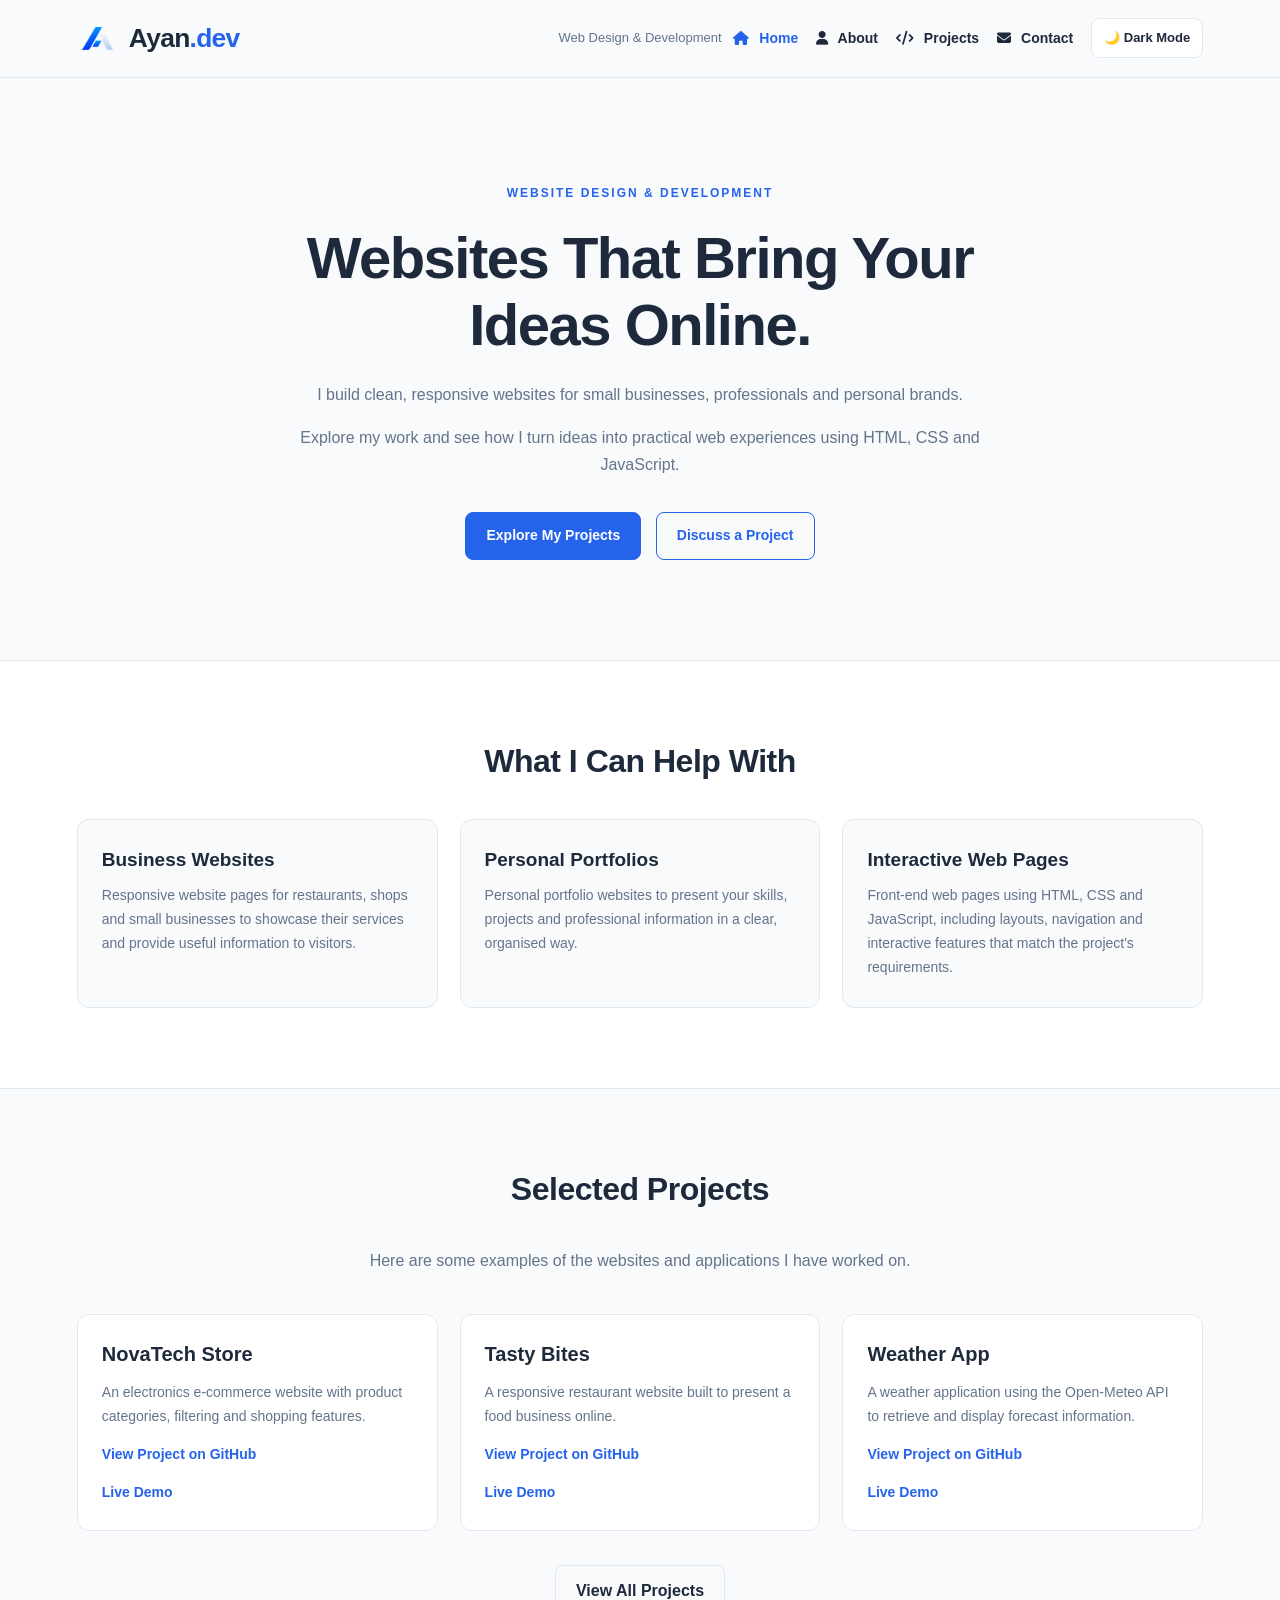
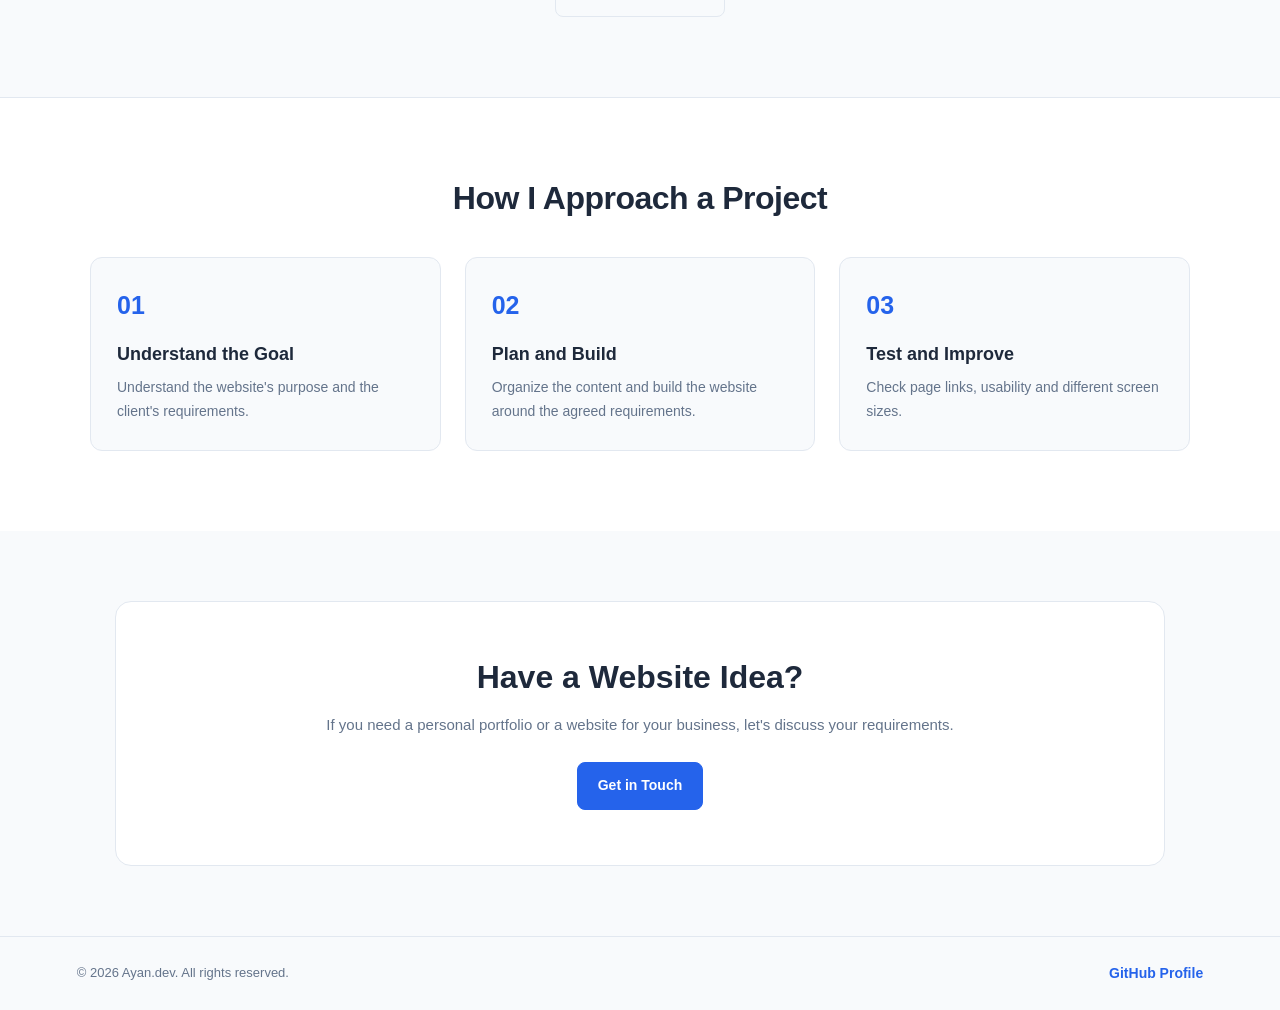
<file: index.html>
<!DOCTYPE html>
<html lang="en">

<head>
    <meta charset="UTF-8">
    <meta name="viewport" content="width=device-width, initial-scale=1.0">
    <meta name="description"
        content="Ayan.dev builds clean, responsive websites for small businesses and personal brands.">
    <title>Ayan.dev | Websites for Businesses & Personal Brands</title>
    <link rel="stylesheet" href="style.css">
    <link rel="stylesheet" href="https://cdnjs.cloudflare.com/ajax/libs/font-awesome/6.7.2/css/all.min.css">
    <link rel="icon" type="image/png" href="favicon.png">
</head>

<body>

    <header>

        <a href="index.html" class="brand">
            <img src="favicon.png" alt="Ayan.dev logo">
            <span class="brand-name">Ayan<span class="brand-dev">.dev</span></span>
        </a>

        <p>Web Design & Development</p>

        <nav aria-label="Main navigation">
            <a href="index.html" aria-current="page">
                <i class="fa-solid fa-house" aria-hidden="true"></i>
                Home
            </a>

            <a href="about.html">
                <i class="fa-solid fa-user" aria-hidden="true"></i>
                About
            </a>

            <a href="project.html">
                <i class="fa-solid fa-code" aria-hidden="true"></i>
                Projects
            </a>

            <a href="contact.html">
                <i class="fa-solid fa-envelope" aria-hidden="true"></i>
                Contact
            </a>
            <button id="theme-toggle" type="button">
                🌙 Dark Mode
            </button>
        </nav>

    </header>


    <main>
        <section id="hero">
            <p>WEBSITE DESIGN & DEVELOPMENT</p>
            <h2>Websites That Bring Your Ideas Online.</h2>

            <p>
                I build clean, responsive websites for small businesses,
                professionals and personal brands.
            </p>

            <p>
                Explore my work and see how I turn ideas into practical
                web experiences using HTML, CSS and JavaScript.
            </p>

            <a href="project.html">Explore My Projects</a>
            <a href="contact.html">Discuss a Project</a>
        </section>

        <section id="services">
            <h2>What I Can Help With</h2>


            <article>
                <h3>Business Websites</h3>
                <p>
                    Responsive website pages for restaurants, shops and
                    small businesses to showcase their services and
                    provide useful information to visitors.
                </p>
            </article>

            <article>
                <h3>Personal Portfolios</h3>
                <p>
                    Personal portfolio websites to present your skills,
                    projects and professional information in a clear,
                    organised way.
                </p>
            </article>

            <article>
                <h3>Interactive Web Pages</h3>
                <p>
                    Front-end web pages using HTML, CSS and JavaScript,
                    including layouts, navigation and interactive
                    features that match the project's requirements.
                </p>
            </article>

        </section>

        <section id="featured-projects">
            <h2>Selected Projects</h2>
            <p>
                Here are some examples of the websites and applications
                I have worked on.
            </p>

            <article>
                <h3>NovaTech Store</h3>
                <p>
                    An electronics e-commerce website with product
                    categories, filtering and shopping features.
                </p>
                <a href="https://github.com/ayandev-developer/novatech-store" target="_blank" rel="noopener noreferrer">
                    View Project on GitHub
                </a>
                <a href="https://ayandev-developer.github.io/novatech-store/" target="_blank" rel="noopener noreferrer">
                    Live Demo
                </a>
            </article>

            <article>
                <h3>Tasty Bites</h3>
                <p>
                    A responsive restaurant website built to present
                    a food business online.
                </p>
                <a href="https://github.com/ayandev-developer/tasty-bites" target="_blank" rel="noopener noreferrer">
                    View Project on GitHub
                </a>
                <a href="https://ayandev-developer.github.io/tasty-bites/" target="_blank" rel="noopener noreferrer">
                    Live Demo
                </a>
            </article>

            <article>
                <h3>Weather App</h3>
                <p>
                    A weather application using the Open-Meteo API
                    to retrieve and display forecast information.
                </p>
                <a href="https://github.com/ayandev-developer/weather-app" target="_blank" rel="noopener noreferrer">
                    View Project on GitHub
                </a>
                <a href="https://ayandev-developer.github.io/weather-app/" target="_blank" rel="noopener noreferrer">
                    Live Demo
                </a>
            </article>

            <p><a href="project.html">View All Projects</a></p>
        </section>

        <section id="process">
            <h2>How I Approach a Project</h2>

            <ol>
                <li>
                    <h3>Understand the Goal</h3>
                    <p>Understand the website's purpose and the client's requirements.</p>
                </li>
                <li>
                    <h3>Plan and Build</h3>
                    <p>Organize the content and build the website around the agreed requirements.</p>
                </li>
                <li>
                    <h3>Test and Improve</h3>
                    <p>Check page links, usability and different screen sizes.</p>
                </li>
            </ol>
        </section>

        <section id="contact-cta">
            <h2>Have a Website Idea?</h2>
            <p>
                If you need a personal portfolio or a website for your
                business, let's discuss your requirements.
            </p>
            <a href="contact.html">Get in Touch</a>
        </section>
    </main>

    <footer>
        <p>&copy; 2026 Ayan.dev. All rights reserved.</p>
        <a href="https://github.com/ayandev-developer" target="_blank" rel="noopener noreferrer">
            GitHub Profile
        </a>
    </footer>

    <script src="script.js"></script>
</body>

</html>
</file>
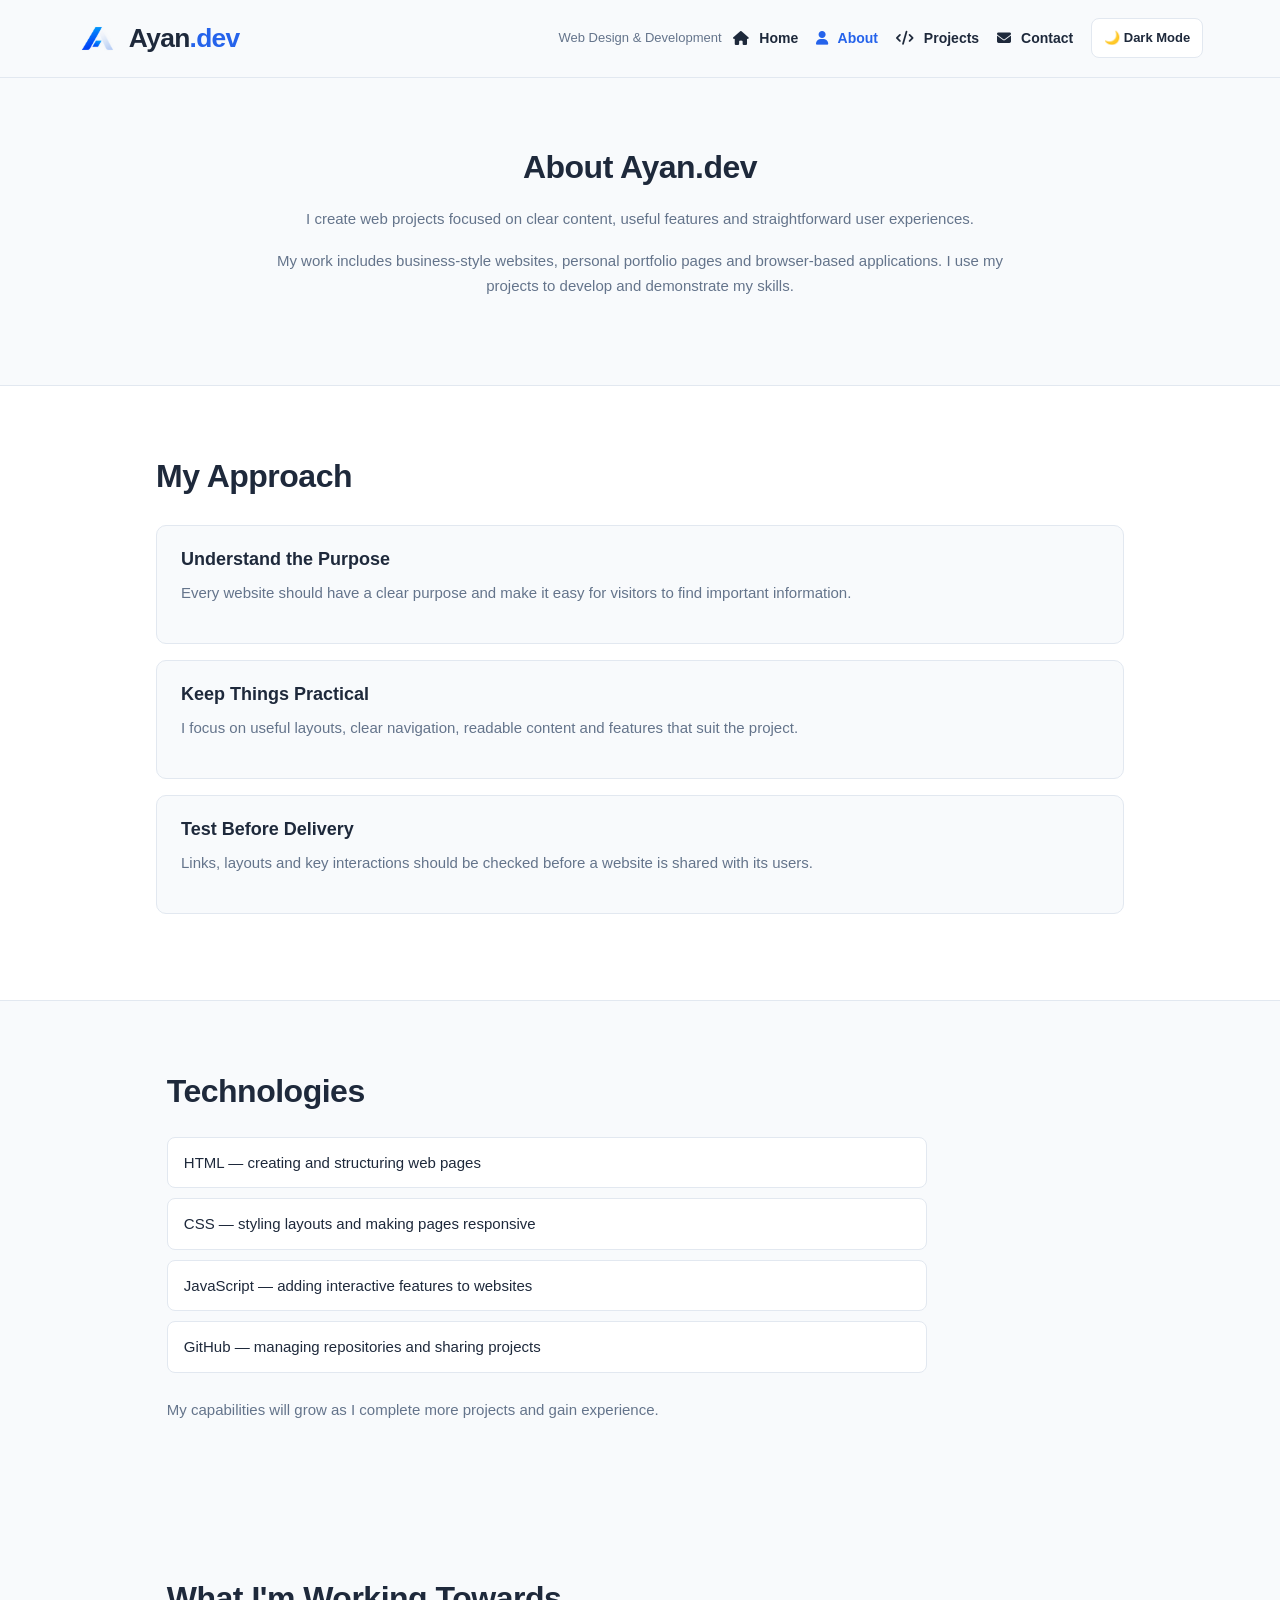
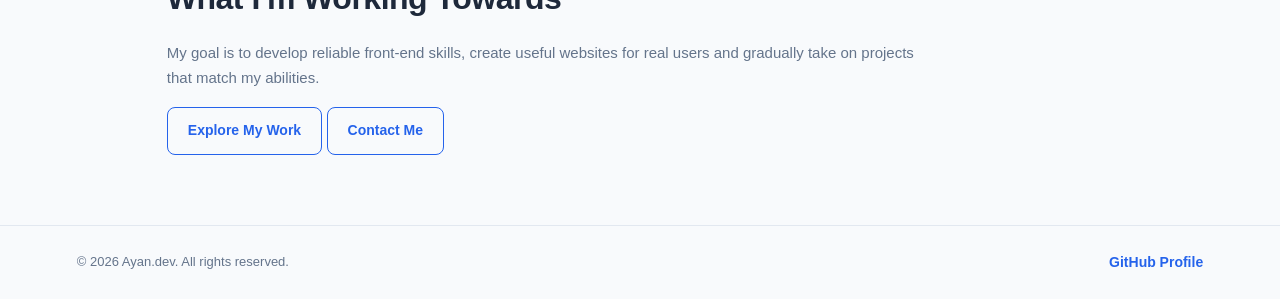
<file: about.html>
<!DOCTYPE html>
<html lang="en">

<head>
    <meta charset="UTF-8">
    <meta name="viewport" content="width=device-width, initial-scale=1.0">
    <meta name="description" content="Learn about Ayan.dev, its approach to web development and current capabilities.">
    <title>About | Ayan.dev</title>
    <link rel="stylesheet" href="style.css">
    <link rel="stylesheet" href="https://cdnjs.cloudflare.com/ajax/libs/font-awesome/6.7.2/css/all.min.css">
     <link rel="icon" type="image/png" href="favicon.png">
</head>

<body>
    <header>

        <a href="index.html" class="brand">
            <img src="favicon.png" alt="Ayan.dev logo">
            <span class="brand-name">Ayan<span class="brand-dev">.dev</span></span>
        </a>
        <p>Web Design & Development</p>

        <nav aria-label="Main navigation">
            <a href="index.html">
                <i class="fa-solid fa-house" aria-hidden="true"></i>
                Home
            </a>

            <a href="about.html" aria-current="page">
                <i class="fa-solid fa-user" aria-hidden="true"></i>
                About
            </a>

            <a href="project.html">
                <i class="fa-solid fa-code" aria-hidden="true"></i>
                Projects
            </a>

            <a href="contact.html">
                <i class="fa-solid fa-envelope" aria-hidden="true"></i>
                Contact
            </a>
            <button id="theme-toggle" type="button">
                🌙 Dark Mode
            </button>
        </nav>
    </header>

    <main>
        <section id="about-intro">
            <h2>About Ayan.dev</h2>
            <p>
                I create web projects focused on clear content,
                useful features and straightforward user experiences.
            </p>
            <p>
                My work includes business-style websites, personal
                portfolio pages and browser-based applications.
                I use my projects to develop and demonstrate my skills.
            </p>
        </section>

        <section id="about-approach">
            <h2>My Approach</h2>

            <article>
                <h3>Understand the Purpose</h3>
                <p>
                    Every website should have a clear purpose and make
                    it easy for visitors to find important information.
                </p>
            </article>

            <article>
                <h3>Keep Things Practical</h3>
                <p>
                    I focus on useful layouts, clear navigation,
                    readable content and features that suit the project.
                </p>
            </article>

            <article>
                <h3>Test Before Delivery</h3>
                <p>
                    Links, layouts and key interactions should be
                    checked before a website is shared with its users.
                </p>
            </article>
        </section>

        <section id="about-tech">
            <h2>Technologies</h2>
            <ul>
                <li>HTML — creating and structuring web pages</li>
                <li>CSS — styling layouts and making pages responsive</li>
                <li>JavaScript — adding interactive features to websites</li>
                <li>GitHub — managing repositories and sharing projects</li>
            </ul>
            <p>
                My capabilities will grow as I complete more projects
                and gain experience.
            </p>
        </section>

        <section id="about-goals">
            <h2>What I'm Working Towards</h2>
            <p>
                My goal is to develop reliable front-end skills,
                create useful websites for real users and gradually
                take on projects that match my abilities.
            </p>
            <a href="project.html">Explore My Work</a>
            <a href="contact.html">Contact Me</a>
        </section>
    </main>

    <footer>
        <p>&copy; 2026 Ayan.dev. All rights reserved.</p>
        <a href="https://github.com/ayandev-developer" target="_blank" rel="noopener noreferrer">
            GitHub Profile
        </a>
    </footer>

    <script src="script.js"></script>
</body>

</html>
</file>
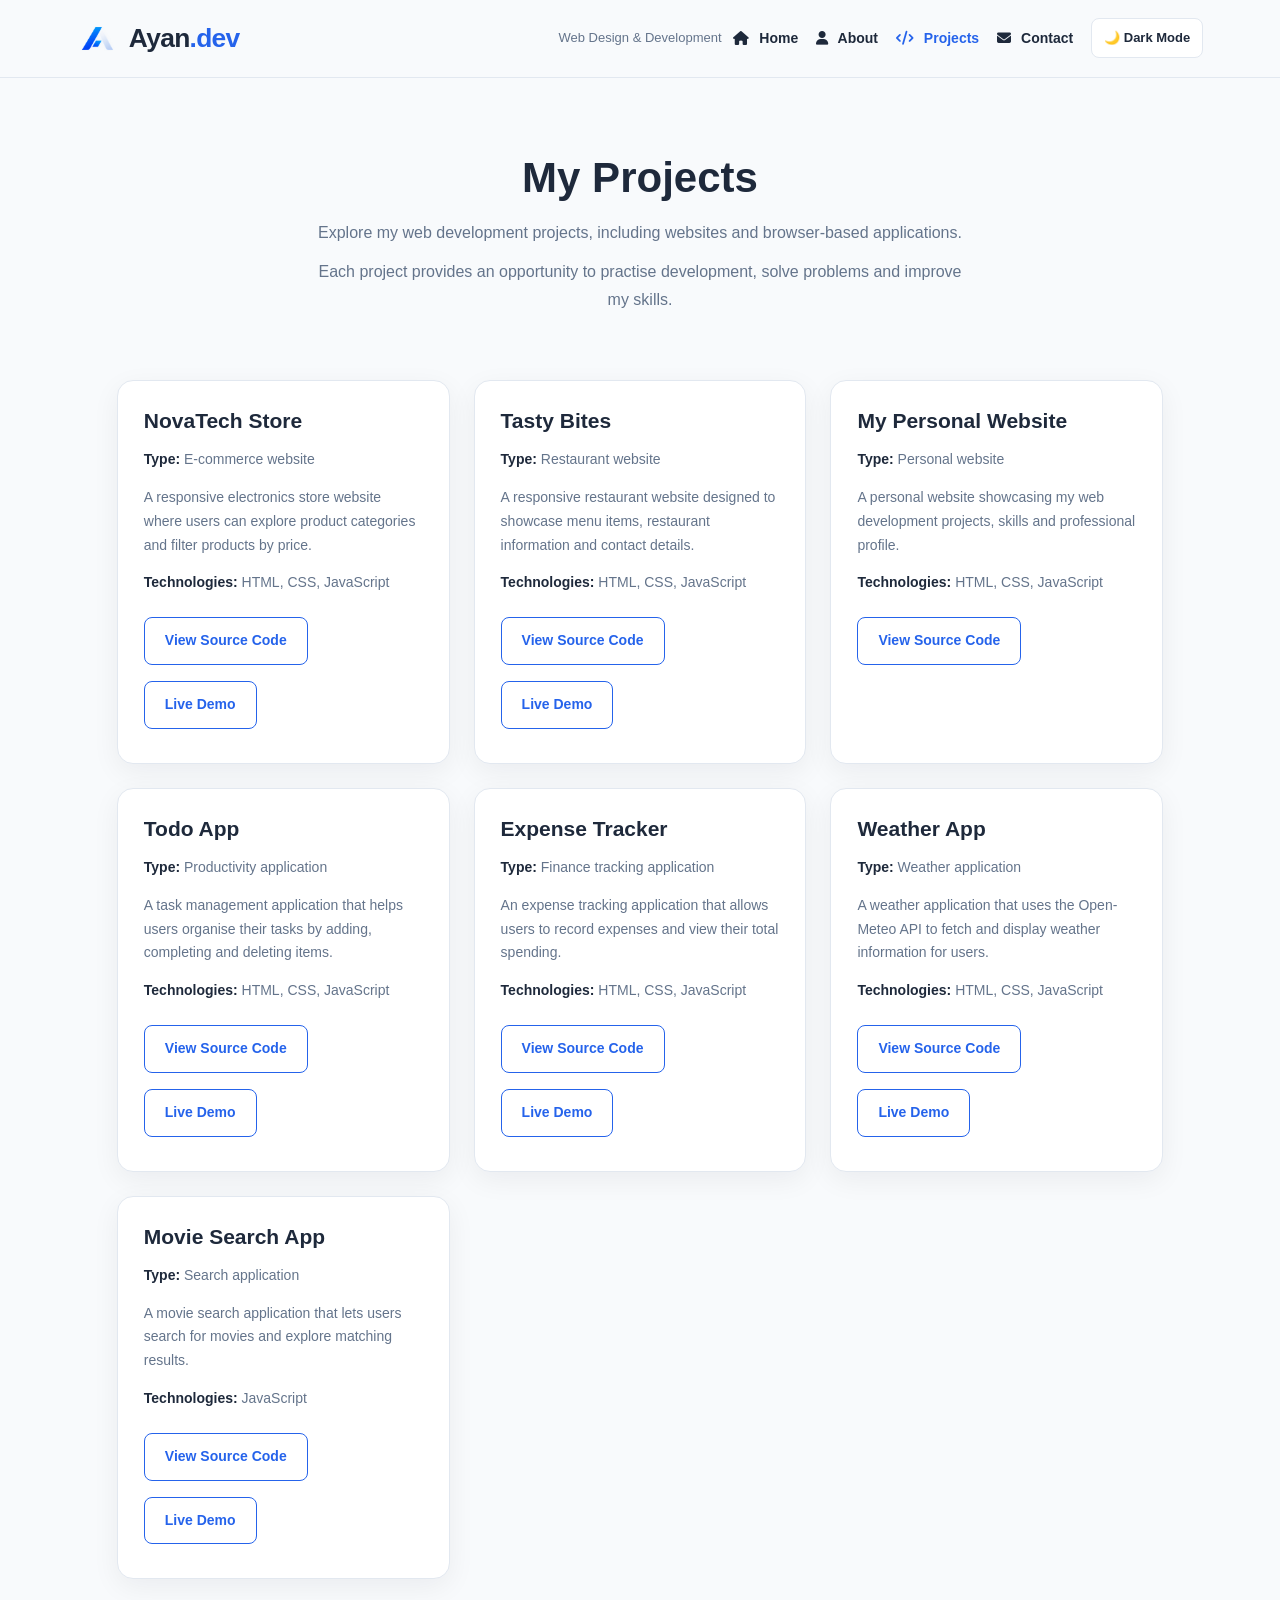
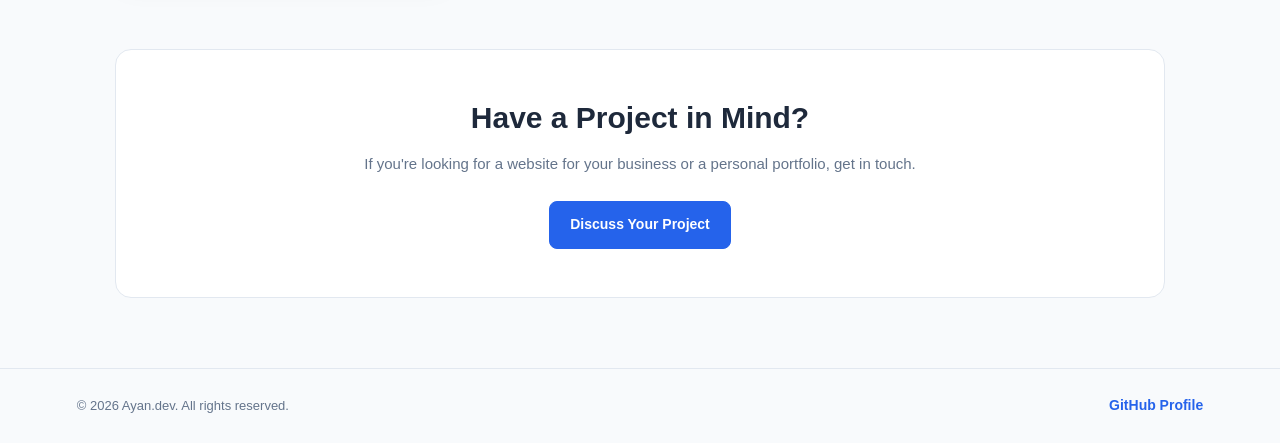
<file: project.html>
<!DOCTYPE html>
<html lang="en">

<head>
    <meta charset="UTF-8">
    <meta name="viewport" content="width=device-width, initial-scale=1.0">
    <meta name="description" content="Explore websites and web applications built by Ayan.dev.">
    <title>Projects | Ayan.dev</title>
    <link rel="stylesheet" href="style.css">
    <link rel="stylesheet" href="https://cdnjs.cloudflare.com/ajax/libs/font-awesome/6.7.2/css/all.min.css">
     <link rel="icon" type="image/png" href="favicon.png">
</head>

<body>
    <header>
       
        <a href="index.html" class="brand">
            <img src="favicon.png" alt="Ayan.dev logo">
            <span class="brand-name">Ayan<span class="brand-dev">.dev</span></span>
        </a>
        <p>Web Design & Development</p>

        <nav aria-label="Main navigation">
            <a href="index.html">
                <i class="fa-solid fa-house" aria-hidden="true"></i>
                Home
            </a>

            <a href="about.html">
                <i class="fa-solid fa-user" aria-hidden="true"></i>
                About
            </a>

            <a href="project.html"aria-current="page">
                <i class="fa-solid fa-code" aria-hidden="true"></i>
                Projects
            </a>

            <a href="contact.html">
                <i class="fa-solid fa-envelope" aria-hidden="true"></i>
                Contact
            </a>
            <button id="theme-toggle" type="button">
                🌙 Dark Mode
            </button>
        </nav>
    </header>
    <main>
        <section>
            <h2>My Projects</h2>
            <p>
                Explore my web development projects, including websites
                and browser-based applications.
            </p>
            <p>
                Each project provides an opportunity to practise
                development, solve problems and improve my skills.
            </p>
        </section>

        <section id="project-list">

            <article>
                <h3>NovaTech Store</h3>
                <p><strong>Type:</strong> E-commerce website</p>
                <p>
                    A responsive electronics store website where users can
                    explore product categories and filter products by price.
                </p>
                <p><strong>Technologies:</strong> HTML, CSS, JavaScript</p>
                <a href="https://github.com/ayandev-developer/novatech-store" target="_blank" rel="noopener noreferrer">
                    View Source Code
                </a>
                <a href="https://ayandev-developer.github.io/novatech-store/" target="_blank" rel="noopener noreferrer">
                    Live Demo
                </a>
            </article>

            <article>
                <h3>Tasty Bites</h3>
                <p><strong>Type:</strong> Restaurant website</p>
                <p>
                    A responsive restaurant website designed to showcase
                    menu items, restaurant information and contact details.
                </p>
                <p><strong>Technologies:</strong> HTML, CSS, JavaScript</p>
                <a href="https://github.com/ayandev-developer/tasty-bites" target="_blank" rel="noopener noreferrer">
                    View Source Code
                </a>
                <a href="https://ayandev-developer.github.io/tasty-bites/" target="_blank" rel="noopener noreferrer">
                    Live Demo
                </a>
            </article>

            <article>
                <h3>My Personal Website</h3>
                <p><strong>Type:</strong> Personal website</p>
                <p>
                    A personal website showcasing my web development
                    projects, skills and professional profile.
                </p>
                <p><strong>Technologies:</strong> HTML, CSS, JavaScript</p>
                <a href="https://github.com/ayandev-developer/my-personal-website" target="_blank"
                    rel="noopener noreferrer">
                    View Source Code
                </a>
            </article>

            <article>
                <h3>Todo App</h3>
                <p><strong>Type:</strong> Productivity application</p>
                <p>
                    A task management application that helps users
                    organise their tasks by adding, completing
                    and deleting items.
                </p>
                <p><strong>Technologies:</strong> HTML, CSS, JavaScript</p>
                <a href="https://github.com/ayandev-developer/todo-app" target="_blank" rel="noopener noreferrer">
                    View Source Code
                </a>
                <a href="https://ayandev-developer.github.io/todo-app/" target="_blank" rel="noopener noreferrer">
                    Live Demo
                </a>
            </article>

            <article>
                <h3>Expense Tracker</h3>
                <p><strong>Type:</strong> Finance tracking application</p>
                <p>
                    An expense tracking application that allows
                    users to record expenses and view their total
                    spending.
                </p>
                <p><strong>Technologies:</strong> HTML, CSS, JavaScript</p>
                <a href="https://github.com/ayandev-developer/expense-tracker" target="_blank"
                    rel="noopener noreferrer">
                    View Source Code
                </a>
                <a href="https://ayandev-developer.github.io/expense-tracker/" target="_blank"
                    rel="noopener noreferrer">
                    Live Demo
                </a>
            </article>

            <article>
                <h3>Weather App</h3>
                <p><strong>Type:</strong> Weather application</p>
                <p>
                    A weather application that uses the Open-Meteo API
                    to fetch and display weather information for users.
                </p>
                <p><strong>Technologies:</strong> HTML, CSS, JavaScript</p>
                <a href="https://github.com/ayandev-developer/weather-app" target="_blank" rel="noopener noreferrer">
                    View Source Code
                </a>
                <a href="https://ayandev-developer.github.io/weather-app/" target="_blank" rel="noopener noreferrer">
                    Live Demo
                </a>
            </article>

            <article>
                <h3>Movie Search App</h3>
                <p><strong>Type:</strong> Search application</p>
                <p>
                    A movie search application that lets users
                    search for movies and explore matching results.
                </p>
                <p><strong>Technologies:</strong> JavaScript</p>
                <a href="https://github.com/ayandev-developer/movie-search-app" target="_blank"
                    rel="noopener noreferrer">
                    View Source Code
                </a>
                <a href="https://ayandev-developer.github.io/movie-search-app/" target="_blank"
                    rel="noopener noreferrer">
                    Live Demo
                </a>
            </article>

        </section>

        <section>
            <h2>Have a Project in Mind?</h2>
            <p>
                If you're looking for a website for your business
                or a personal portfolio, get in touch.
            </p>
            <a href="contact.html">Discuss Your Project</a>
        </section>
    </main>

    <footer>
        <p>&copy; 2026 Ayan.dev. All rights reserved.</p>
        <a href="https://github.com/ayandev-developer" target="_blank" rel="noopener noreferrer">
            GitHub Profile
        </a>
    </footer>

    <script src="script.js"></script>
</body>

</html>
</file>
<file: style.css>
/* ========================================
   AYAN.DEV — SHARED THEME & PAGE STYLES
======================================== */

* {
    margin: 0;
    padding: 0;
    box-sizing: border-box;
}

:root {
    color-scheme: light;
    --background: #F8FAFC;
    --text-color: #1E293B;
    --accent: #2563EB;
    --card-background: #FFFFFF;
    --border-color: #E2E8F0;
    --muted-text: #64748B;
    --button-text: #FFFFFF;
    --hover-background: #EFF6FF;
    --shadow: 0 8px 28px rgb(15 23 42 / 6%);
}

[data-theme="dark"] {
    color-scheme: dark;
    --background: #0F172A;
    --text-color: #F1F5F9;
    --accent: #60A5FA;
    --card-background: #1E293B;
    --border-color: #334155;
    --muted-text: #CBD5E1;
    --button-text: #0F172A;
    --hover-background: #26364F;
    --shadow: 0 8px 28px rgb(0 0 0 / 18%);
}

html {
    scroll-behavior: smooth;
    scroll-padding-top: 100px;
}

body {
    min-height: 100vh;
    background: var(--background);
    color: var(--text-color);
    font-family: Arial, sans-serif;
    line-height: 1.7;
    transition: background-color 0.2s ease, color 0.2s ease;
}

img { max-width: 100%; height: auto; }
a { color: inherit; text-decoration: none; }
p { overflow-wrap: break-word; }

a:focus-visible,
button:focus-visible,
input:focus-visible,
select:focus-visible,
textarea:focus-visible {
    outline: 3px solid var(--accent);
    outline-offset: 3px;
}

button, input, select, textarea { font: inherit; }
button { cursor: pointer; }

h1, h2, h3 {
    color: var(--text-color);
    line-height: 1.3;
}

/* HEADER & NAVIGATION */

header {
    position: sticky;
    top: 0;
    z-index: 1000;
    display: flex;
    justify-content: space-between;
    align-items: center;
    gap: 20px;
    padding: 16px 6%;
    background: var(--background);
    border-bottom: 1px solid var(--border-color);
}

.brand { flex-shrink: 0; }
.brand h1 {
    font-size: 24px;
    font-weight: 700;
    transition: color 0.2s ease;
}
.brand:hover h1 { color: var(--accent); }

header > p {
    position: absolute;
    left: 50%;
    transform: translateX(-50%);
    white-space: nowrap;
    color: var(--muted-text);
    font-size: 13px;
}

nav {
    display: flex;
    align-items: center;
    flex-wrap: wrap;
    gap: 18px;
}

nav a {
    color: var(--text-color);
    font-size: 14px;
    font-weight: 600;
    transition: color 0.2s ease;
}

nav a:hover, nav a[aria-current="page"] { color: var(--accent); }

#theme-toggle {
    flex-shrink: 0;
    padding: 8px 12px;
    background: var(--card-background);
    color: var(--text-color);
    border: 1px solid var(--border-color);
    border-radius: 8px;
    font-size: 13px;
    font-weight: 600;
    transition: background-color 0.2s ease, color 0.2s ease, border-color 0.2s ease;
}
#theme-toggle:hover {
    background: var(--accent);
    color: var(--button-text);
    border-color: var(--accent);
}

/* BUTTONS — only explicitly identified CTA/action links */

#hero a,
#contact-cta a,
#about-goals a,
#project-list article a,
#project-list + section > a,
#contact-form button[type="submit"] {
    display: inline-block;
    padding: 11px 20px;
    border: 1px solid var(--accent);
    border-radius: 8px;
    font-size: 14px;
    font-weight: 700;
    text-align: center;
    transition: background-color 0.2s ease, color 0.2s ease,
                border-color 0.2s ease, transform 0.2s ease;
}

#hero a:first-of-type,
#contact-cta a,
#project-list + section > a,
#contact-form button[type="submit"] {
    background: var(--accent);
    color: var(--button-text);
    border-color: var(--accent);
}

#hero a + a,
#about-goals a,
#project-list article a {
    background: transparent;
    color: var(--accent);
}

#hero a:hover,
#contact-cta a:hover,
#about-goals a:hover,
#project-list article a:hover,
main > section:last-child > a:hover,
#contact-form button[type="submit"]:hover {
    background: var(--accent);
    color: var(--button-text);
    border-color: var(--accent);
    transform: translateY(-2px);
}

#clear-saved-details {
    display: inline-block;
    margin-top: 12px;
    padding: 10px 16px;
    background: transparent;
    color: var(--text-color);
    border: 1px solid var(--border-color);
    border-radius: 8px;
    font-size: 14px;
    font-weight: 600;
    transition: background-color 0.2s ease, color 0.2s ease, border-color 0.2s ease;
}
#clear-saved-details:hover {
    background: var(--hover-background);
    color: var(--text-color);
    border-color: var(--accent);
}

/* HOME */

#hero {
    max-width: 1200px;
    margin: 0 auto;
    padding: 105px 6% 100px;
    text-align: center;
}
#hero p:first-child {
    margin-bottom: 22px;
    color: var(--accent);
    font-size: 12px;
    font-weight: 700;
    letter-spacing: 2px;
    text-transform: uppercase;
}
#hero h2 {
    max-width: 800px;
    margin: 0 auto 22px;
    font-size: clamp(36px, 5vw, 58px);
    line-height: 1.15;
    letter-spacing: -1.5px;
}
#hero p:not(:first-child) {
    max-width: 680px;
    margin: 0 auto 16px;
    color: var(--muted-text);
    font-size: 16px;
}
#hero a { margin: 18px 5px 0; }

#services, #featured-projects, #process { padding: 80px 6%; }
#services > h2, #featured-projects > h2, #process > h2 {
    margin-bottom: 14px;
    font-size: 32px;
    line-height: 1.3;
    letter-spacing: -0.5px;
    text-align: center;
}

#services {
    display: grid;
    grid-template-columns: repeat(3, minmax(0, 1fr));
    gap: 22px;
    background: var(--card-background);
    border-top: 1px solid var(--border-color);
    border-bottom: 1px solid var(--border-color);
}
#services > h2 { grid-column: 1 / -1; }
#services article {
    padding: 28px 24px;
    background: var(--background);
    border: 1px solid var(--border-color);
    border-radius: 12px;
    transition: transform 0.2s ease, border-color 0.2s ease;
}
#services article:hover, #featured-projects > article:hover {
    transform: translateY(-4px);
    border-color: var(--accent);
}
#services article h3 { margin-bottom: 12px; font-size: 19px; }
#services article p, #featured-projects > article p {
    color: var(--muted-text);
    font-size: 14px;
}

#featured-projects {
    display: grid;
    grid-template-columns: repeat(3, minmax(0, 1fr));
    gap: 22px;
}
#featured-projects > h2,
#featured-projects > p:first-of-type,
#featured-projects > p:last-of-type { grid-column: 1 / -1; }
#featured-projects > p:first-of-type {
    max-width: 650px;
    margin: 0 auto 18px;
    text-align: center;
    color: var(--muted-text);
}
#featured-projects > article {
    display: flex;
    flex-direction: column;
    align-items: flex-start;
    gap: 14px;
    padding: 26px 24px;
    background: var(--card-background);
    border: 1px solid var(--border-color);
    border-radius: 12px;
    transition: transform 0.2s ease, border-color 0.2s ease;
}
#featured-projects > article h3 { font-size: 20px; }
#featured-projects > article p { flex-grow: 1; }
#featured-projects > article a {
    margin-top: auto;
    color: var(--accent);
    font-size: 14px;
    font-weight: 700;
}
#featured-projects > article a:hover { text-decoration: underline; }
#featured-projects > p:last-of-type { margin-top: 12px; text-align: center; }
#featured-projects > p:last-of-type a {
    display: inline-block;
    padding: 11px 20px;
    border: 1px solid var(--border-color);
    border-radius: 8px;
    font-weight: 600;
    transition: background-color 0.2s ease, color 0.2s ease;
}
#featured-projects > p:last-of-type a:hover {
    background: var(--hover-background);
    color: var(--accent);
    border-color: var(--accent);
}

#process {
    background: var(--card-background);
    border-top: 1px solid var(--border-color);
}
#process > h2 { margin-bottom: 38px; }
#process ol {
    display: grid;
    grid-template-columns: repeat(3, minmax(0, 1fr));
    gap: 24px;
    max-width: 1100px;
    margin: 0 auto;
    list-style: none;
    counter-reset: process-step;
}
#process li {
    counter-increment: process-step;
    padding: 26px;
    border: 1px solid var(--border-color);
    border-radius: 12px;
    background: var(--background);
}
#process li::before {
    content: "0" counter(process-step);
    display: block;
    margin-bottom: 16px;
    color: var(--accent);
    font-size: 25px;
    font-weight: 700;
}
#process li h3 { margin-bottom: 10px; font-size: 18px; }
#process li p { color: var(--muted-text); font-size: 14px; }

#contact-cta {
    max-width: 1050px;
    margin: 70px auto;
    padding: 55px 6%;
    text-align: center;
    background: var(--card-background);
    border: 1px solid var(--border-color);
    border-radius: 16px;
}
#contact-cta h2 { margin-bottom: 14px; font-size: 32px; }
#contact-cta p {
    max-width: 650px;
    margin: 0 auto 24px;
    color: var(--muted-text);
    font-size: 15px;
}

/* ABOUT */

#about-intro, #about-tech, #about-goals {
    max-width: 1100px;
    margin: 0 auto;
    padding: 70px 6%;
}
#about-intro h2, #about-approach h2, #about-tech h2, #about-goals h2 {
    margin-bottom: 20px;
    font-size: 32px;
    letter-spacing: -0.5px;
}
#about-intro p, #about-approach article p, #about-tech p, #about-goals p {
    max-width: 760px;
    margin-bottom: 16px;
    color: var(--muted-text);
    font-size: 15px;
}
#about-approach {
    padding: 70px 6%;
    background: var(--card-background);
    border-top: 1px solid var(--border-color);
    border-bottom: 1px solid var(--border-color);
}
#about-approach h2, #about-approach article {
    max-width: 968px;
    margin-right: auto;
    margin-left: auto;
}
#about-approach h2 { margin-bottom: 28px; }
#about-approach article {
    margin-bottom: 16px;
    padding: 22px 24px;
    background: var(--background);
    border: 1px solid var(--border-color);
    border-radius: 10px;
}
#about-approach article h3 { margin-bottom: 8px; font-size: 18px; }
#about-tech ul {
    max-width: 760px;
    margin: 24px 0;
    list-style: none;
}
#about-tech li {
    margin-bottom: 10px;
    padding: 12px 16px;
    background: var(--card-background);
    border: 1px solid var(--border-color);
    border-radius: 8px;
    font-size: 15px;
}

/* PROJECT PAGE — intro, cards, and final CTA are styled separately */

main > section:first-child {
    max-width: 900px;
    margin: 0 auto;
    padding: 75px 6% 35px;
    text-align: center;
}
main > section:first-child h2 {
    margin-bottom: 16px;
    font-size: clamp(30px, 4vw, 42px);
    line-height: 1.2;
}
main > section:first-child p {
    max-width: 650px;
    margin: 0 auto 12px;
    color: var(--muted-text);
    font-size: 16px;
}

/* Project cards */
#project-list {
    display: grid;
    grid-template-columns: repeat(3, minmax(0, 1fr));
    align-items: stretch;
    gap: 24px;
    max-width: 1200px;
    margin: 0 auto;
    padding: 20px 6% 70px;
}
#project-list article {
    display: flex;
    flex-direction: column;
    align-items: flex-start;
    min-width: 0;
    padding: 26px;
    background: var(--card-background);
    border: 1px solid var(--border-color);
    border-radius: 16px;
    box-shadow: var(--shadow);
    transition: transform 0.2s ease, border-color 0.2s ease;
}
#project-list article:hover {
    transform: translateY(-4px);
    border-color: var(--accent);
}
#project-list article h3 { margin-bottom: 14px; font-size: 21px; }
#project-list article p {
    margin-bottom: 14px;
    color: var(--muted-text);
    font-size: 14px;
    line-height: 1.7;
}
#project-list article p strong { color: var(--text-color); }
#project-list article a { margin-top: auto; }

/* Project page's last section only — does not alter the Home CTA */
 #project-list + section {
    max-width: 1050px;
    margin: 0 auto 70px;
    padding: 48px 6%;
    text-align: center;
    background: var(--card-background);
    border: 1px solid var(--border-color);
    border-radius: 16px;
}
#project-list + section h2 { margin-bottom: 14px; font-size: 30px; }
#project-list + section p {
    max-width: 650px;
    margin: 0 auto 24px;
    color: var(--muted-text);
    font-size: 15px;
}

/* CONTACT PAGE */
body:has(#contact-form) main > section:nth-child(2) {
    max-width: 760px;
    margin: 0 auto;
    padding: 24px 6% 30px;
    text-align: center;
}
body:has(#contact-form) main > section:nth-child(2) h2 {
    margin-bottom: 10px;
    font-size: 24px;
}
body:has(#contact-form) main > section:nth-child(2) p {
    margin-bottom: 20px;
    color: var(--muted-text);
}
body:has(#contact-form) main > section:nth-child(2) a {
    display: inline-block;
    padding: 11px 20px;
    color: var(--accent);
    border: 1px solid var(--accent);
    border-radius: 8px;
    font-weight: 600;
    transition: background-color 0.2s ease, color 0.2s ease;
}
body:has(#contact-form) main > section:nth-child(2) a:hover {
    background: var(--accent);
    color: var(--button-text);
}
body:has(#contact-form) main > section:nth-child(3) {
    max-width: 760px;
    margin: 0 auto 65px;
    padding: 36px;
    background: var(--card-background);
    border: 1px solid var(--border-color);
    border-radius: 18px;
    box-shadow: var(--shadow);
}
body:has(#contact-form) main > section:nth-child(3) h2 {
    margin-bottom: 28px;
    font-size: 28px;
}
#contact-form { display: grid; gap: 22px; }
#contact-form > div { display: flex; flex-direction: column; gap: 8px; }
#contact-form label { color: var(--text-color); font-size: 14px; font-weight: 600; }
#contact-form input, #contact-form select, #contact-form textarea {
    width: 100%;
    min-width: 0;
    padding: 13px 15px;
    background: var(--background);
    color: var(--text-color);
    border: 1px solid var(--border-color);
    border-radius: 9px;
    font-size: 15px;
    line-height: 1.5;
    transition: border-color 0.2s ease, box-shadow 0.2s ease;
}
#contact-form input { min-height: 48px; }
#contact-form select { min-height: 50px; cursor: pointer; }
#contact-form textarea { min-height: 150px; resize: vertical; }
#contact-form input::placeholder, #contact-form textarea::placeholder {
    color: var(--muted-text);
    opacity: 0.85;
}
#contact-form input:focus-visible, #contact-form select:focus-visible, #contact-form textarea:focus-visible {
    border-color: var(--accent);
    box-shadow: 0 0 0 3px rgb(37 99 235 / 15%);
}
#contact-form button[type="submit"] { width: 100%; min-height: 50px; cursor: pointer; }
#contact-form button[type="submit"]:disabled { opacity: 0.65; cursor: wait; transform: none; }
#form-status { margin-top: 12px; color: var(--muted-text); font-size: 14px; }

/* FOOTER */
footer {
    display: flex;
    justify-content: space-between;
    align-items: center;
    flex-wrap: wrap;
    gap: 16px;
    padding: 25px 6%;
    border-top: 1px solid var(--border-color);
}
footer p { color: var(--muted-text); font-size: 13px; }
footer a { color: var(--accent); font-size: 14px; font-weight: 600; }
footer a:hover { text-decoration: underline; }

/* RESPONSIVE */
@media (max-width: 900px) {
    header { padding-right: 4%; padding-left: 4%; }
    header > p { display: none; }
    nav { gap: 12px; }

    #services, #featured-projects, #process ol, #project-list {
        grid-template-columns: repeat(2, minmax(0, 1fr));
    }
    #contact-cta { margin-right: 5%; margin-left: 5%; }
     #project-list + section { margin-right: 5%; margin-left: 5%; }
    body:has(#contact-form) main > section:nth-child(3) { margin-right: 5%; margin-left: 5%; }
}

@media (max-width: 600px) {
    html { scroll-padding-top: 130px; }
    header { flex-wrap: wrap; gap: 12px; padding: 14px 5%; }
    .brand h1 { font-size: 22px; }
    nav { justify-content: center; gap: 12px; }
    nav a { font-size: 12px; }
    #theme-toggle { padding: 7px 9px; font-size: 12px; }

    #hero { padding: 75px 5% 70px; }
    #hero h2 { font-size: 37px; letter-spacing: -1px; }
    #hero p:not(:first-child) { font-size: 15px; }
    #hero a { margin: 10px 3px 0; padding: 11px 14px; font-size: 13px; }

    #services, #featured-projects, #process ol, #project-list {
        grid-template-columns: 1fr;
    }
    #services, #featured-projects, #process { padding: 58px 5%; }
    #services > h2, #featured-projects > h2, #process > h2 { font-size: 27px; }
    #services article, #featured-projects > article, #process li { padding: 24px; }

    #contact-cta { margin: 45px 5%; padding: 35px 20px; }
    #contact-cta h2 { font-size: 27px; }

    #about-intro, #about-tech, #about-goals, #about-approach { padding: 48px 5%; }
    #about-intro h2, #about-approach h2, #about-tech h2, #about-goals h2 { font-size: 27px; }
    #about-approach article { padding: 20px; }

    main > section:first-child { padding: 48px 5% 25px; }
    main > section:first-child p { font-size: 15px; }
     #project-list + section { padding: 35px 20px; }
    #project-list + section h2 { font-size: 27px; }

    body:has(#contact-form) main > section:nth-child(2) { padding: 25px 5%; }
    body:has(#contact-form) main > section:nth-child(3) { margin: 10px 5% 40px; padding: 24px 18px; }

    #contact-form { gap: 19px; }
    #contact-form input, #contact-form select, #contact-form textarea { font-size: 16px; }
    #contact-form textarea { min-height: 140px; }

    footer { flex-direction: column; text-align: center; padding: 24px 5%; }
}

@media (prefers-reduced-motion: reduce) {
    *, *::before, *::after {
        scroll-behavior: auto !important;
        transition-duration: 0.01ms !important;
        animation-duration: 0.01ms !important;
        animation-iteration-count: 1 !important;
    }
}

/* Add spacing between project links */
/* #featured-projects article a, */
#project-list article a {
    display: inline-block;
    margin: 8px 12px 8px 0;
}

/* ========================================
   FONT AWESOME ICONS
======================================== */

nav a i {
    margin-right: 6px;
}

h2 i,
h3 i {
    margin-right: 8px;
    color: var(--accent);
}

article a i,
section > a i,
footer a i,
button i {
    margin-right: 6px;
}

#theme-toggle i {
    margin-right: 5px;
}

/* Keep icons aligned with their text */
nav a{
    align-items: center;
}

/* ========================================
   AYAN.DEV BRAND & FINAL MOBILE NAVBAR
======================================== */

.brand {
    display: inline-flex;
    align-items: center;
    gap: 10px;
    flex-shrink: 0;
    color: var(--text-color);
    text-decoration: none;
}

.brand img {
    display: block;
    width: 42px;
    height: 42px;
    object-fit: contain;
}

.brand-name {
    font-size: 1.65rem;
    font-weight: 700;
    letter-spacing: -0.7px;
    white-space: nowrap;
}

.brand-dev {
    color: var(--accent);
}

/* Final mobile navbar */
@media (max-width: 600px) {
    header {
        display: flex;
        flex-wrap: wrap;
        justify-content: center;
        align-items: center;
        gap: 10px;
        padding: 12px 8px;
    }

    header .brand {
        width: 100%;
        justify-content: center;
    }

    header > p {
        display: none;
    }

    header nav {
        display: flex;
        flex-wrap: wrap;
        justify-content: center;
        align-items: center;
        gap: 8px 12px;
        width: 100%;
    }

    header nav a {
        display: inline-flex;
        align-items: center;
        white-space: nowrap;
        font-size: 12px;
    }

    header nav #theme-toggle {
        padding: 6px 8px;
        font-size: 12px;
    }
}
</file>
